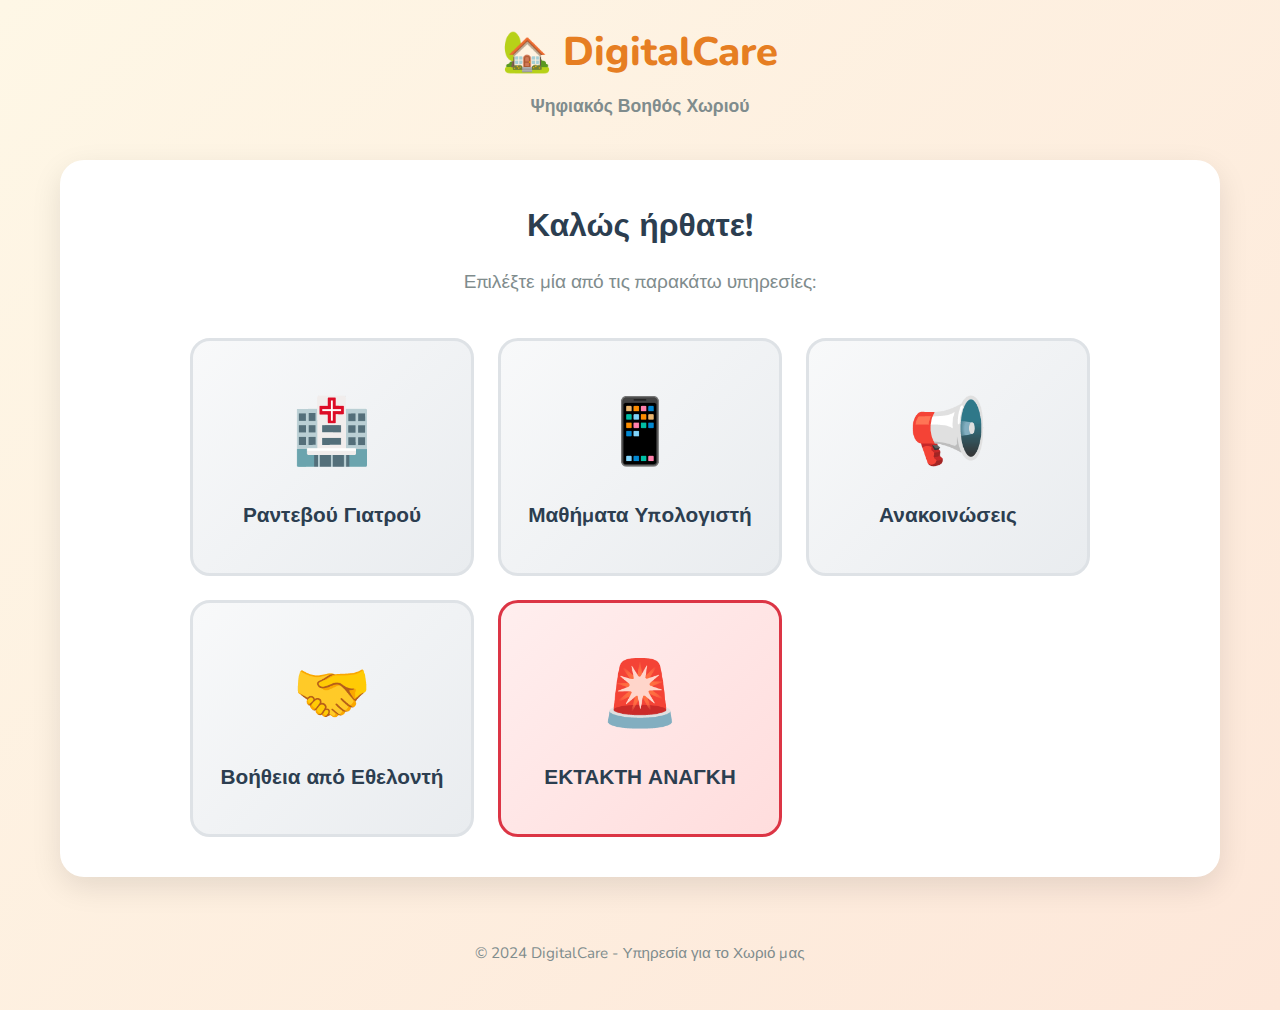
<file: public/index.html>
<!DOCTYPE html>
<html lang="el">
<head>
    <meta charset="UTF-8">
    <meta name="viewport" content="width=device-width, initial-scale=1.0">
    <title>DigitalCare - Ψηφιακός Βοηθός Χωριού</title>
    <meta name="description" content="DigitalCare - A simple digital assistant for rural villages, helping residents access essential services easily." />
    <link rel="preconnect" href="https://fonts.googleapis.com">
    <link rel="preconnect" href="https://fonts.gstatic.com" crossorigin>
    <link href="https://fonts.googleapis.com/css2?family=Nunito:wght@400;600;700;800&display=swap" rel="stylesheet">
    <link rel="stylesheet" href="styles.css">
</head>
<body>
    <div class="container">
        <header class="header">
            <h1 class="logo">🏡 DigitalCare</h1>
            <p class="subtitle">Ψηφιακός Βοηθός Χωριού</p>
        </header>

        <main class="main-content">
            <h2 class="welcome-title">Καλώς ήρθατε!</h2>
            <p class="welcome-text">Επιλέξτε μία από τις παρακάτω υπηρεσίες:</p>

            <nav class="nav-grid">
                <a href="appointments.html" class="nav-button">
                    <span class="icon">🏥</span>
                    <span class="label">Ραντεβού Γιατρού</span>
                </a>

                <a href="tutorials.html" class="nav-button">
                    <span class="icon">📱</span>
                    <span class="label">Μαθήματα Υπολογιστή</span>
                </a>

                <a href="announcements.html" class="nav-button">
                    <span class="icon">📢</span>
                    <span class="label">Ανακοινώσεις</span>
                </a>

                <a href="volunteer.html" class="nav-button">
                    <span class="icon">🤝</span>
                    <span class="label">Βοήθεια από Εθελοντή</span>
                </a>

                <a href="sos.html" class="nav-button sos">
                    <span class="icon">🚨</span>
                    <span class="label">ΕΚΤΑΚΤΗ ΑΝΑΓΚΗ</span>
                </a>
            </nav>
        </main>

        <footer class="footer">
            <p>© 2024 DigitalCare - Υπηρεσία για το Χωριό μας</p>
        </footer>
    </div>
</body>
</html>
</file>
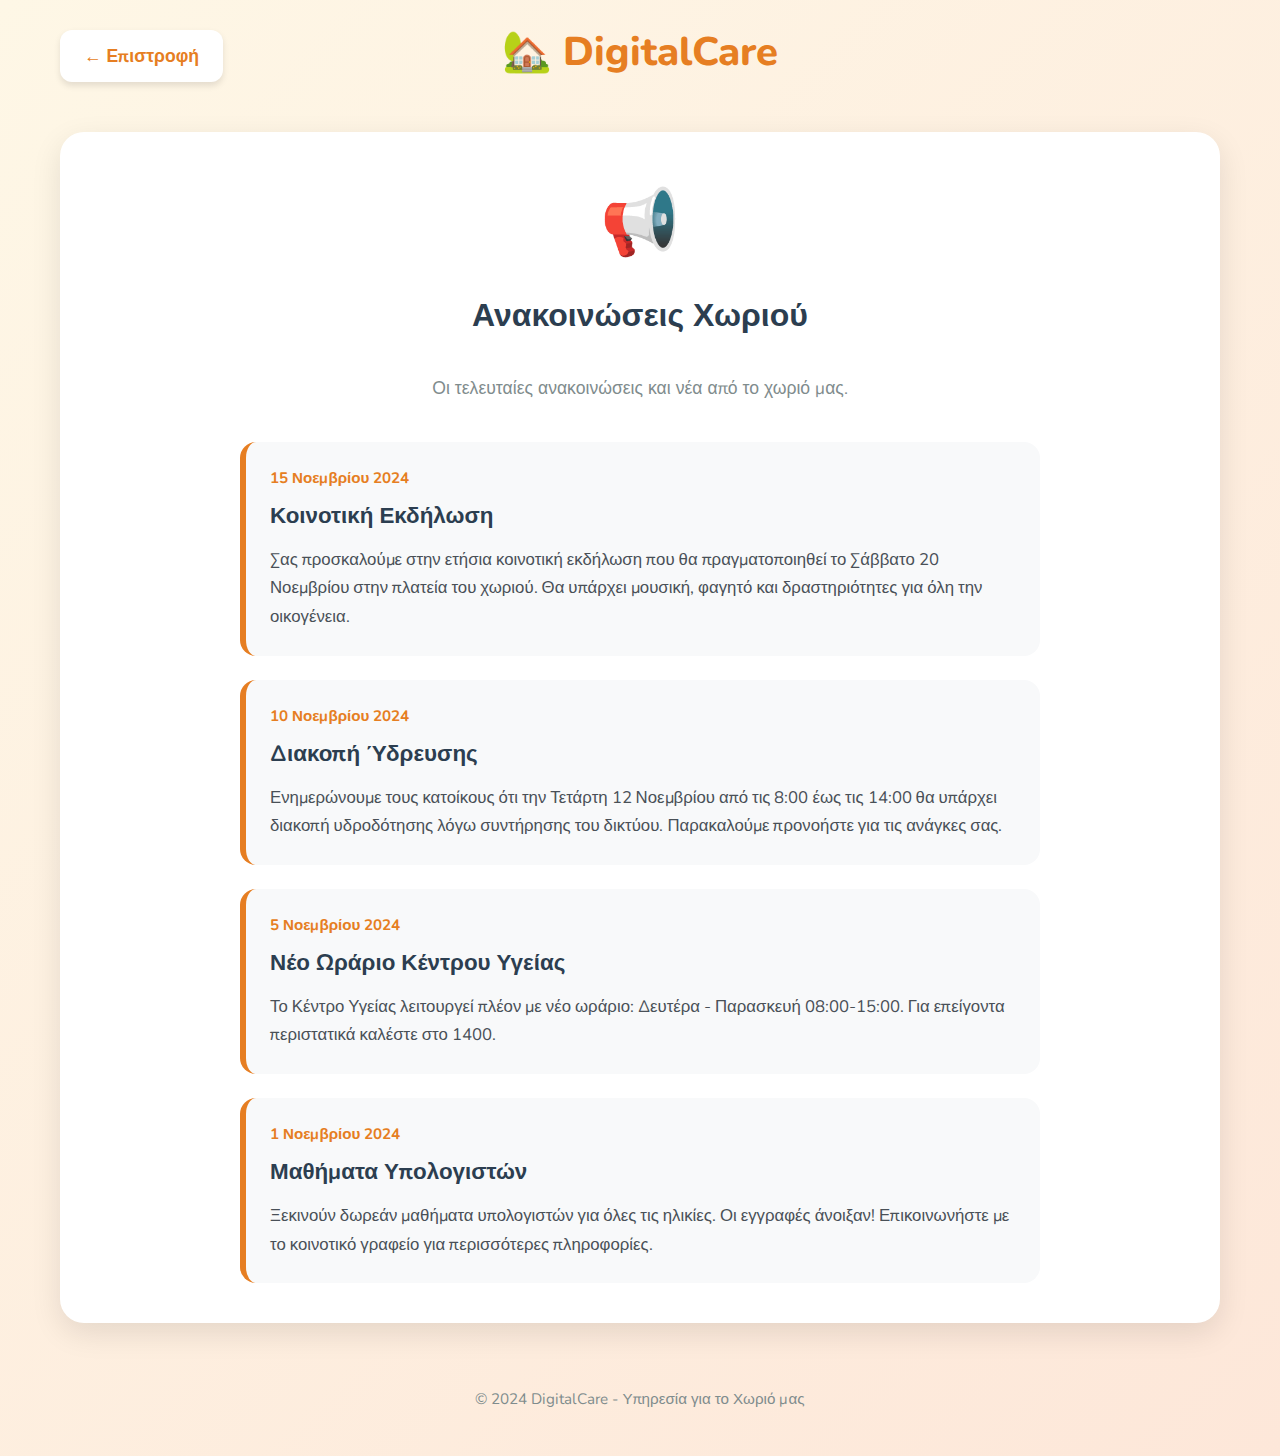
<file: public/announcements.html>
<!DOCTYPE html>
<html lang="el">
<head>
    <meta charset="UTF-8">
    <meta name="viewport" content="width=device-width, initial-scale=1.0">
    <title>Ανακοινώσεις Χωριού - DigitalCare</title>
    <link rel="preconnect" href="https://fonts.googleapis.com">
    <link rel="preconnect" href="https://fonts.gstatic.com" crossorigin>
    <link href="https://fonts.googleapis.com/css2?family=Nunito:wght@400;600;700;800&display=swap" rel="stylesheet">
    <link rel="stylesheet" href="styles.css">
</head>
<body>
    <div class="container">
        <header class="header">
            <h1 class="logo">🏡 DigitalCare</h1>
            <a href="index.html" class="back-button">← Επιστροφή</a>
        </header>

        <main class="main-content">
            <div class="page-header">
                <span class="page-icon">📢</span>
                <h2>Ανακοινώσεις Χωριού</h2>
            </div>

            <p class="page-description">Οι τελευταίες ανακοινώσεις και νέα από το χωριό μας.</p>

            <div class="announcements-list">
                <article class="announcement-card">
                    <div class="announcement-date">15 Νοεμβρίου 2024</div>
                    <h3 class="announcement-title">Κοινοτική Εκδήλωση</h3>
                    <p class="announcement-content">
                        Σας προσκαλούμε στην ετήσια κοινοτική εκδήλωση που θα πραγματοποιηθεί το Σάββατο 20 Νοεμβρίου στην πλατεία του χωριού. 
                        Θα υπάρχει μουσική, φαγητό και δραστηριότητες για όλη την οικογένεια.
                    </p>
                </article>

                <article class="announcement-card">
                    <div class="announcement-date">10 Νοεμβρίου 2024</div>
                    <h3 class="announcement-title">Διακοπή Ύδρευσης</h3>
                    <p class="announcement-content">
                        Ενημερώνουμε τους κατοίκους ότι την Τετάρτη 12 Νοεμβρίου από τις 8:00 έως τις 14:00 θα υπάρχει διακοπή υδροδότησης 
                        λόγω συντήρησης του δικτύου. Παρακαλούμε προνοήστε για τις ανάγκες σας.
                    </p>
                </article>

                <article class="announcement-card">
                    <div class="announcement-date">5 Νοεμβρίου 2024</div>
                    <h3 class="announcement-title">Νέο Ωράριο Κέντρου Υγείας</h3>
                    <p class="announcement-content">
                        Το Κέντρο Υγείας λειτουργεί πλέον με νέο ωράριο: Δευτέρα - Παρασκευή 08:00-15:00. 
                        Για επείγοντα περιστατικά καλέστε στο 1400.
                    </p>
                </article>

                <article class="announcement-card">
                    <div class="announcement-date">1 Νοεμβρίου 2024</div>
                    <h3 class="announcement-title">Μαθήματα Υπολογιστών</h3>
                    <p class="announcement-content">
                        Ξεκινούν δωρεάν μαθήματα υπολογιστών για όλες τις ηλικίες. Οι εγγραφές άνοιξαν! 
                        Επικοινωνήστε με το κοινοτικό γραφείο για περισσότερες πληροφορίες.
                    </p>
                </article>
            </div>
        </main>

        <footer class="footer">
            <p>© 2024 DigitalCare - Υπηρεσία για το Χωριό μας</p>
        </footer>
    </div>
</body>
</html>
</file>
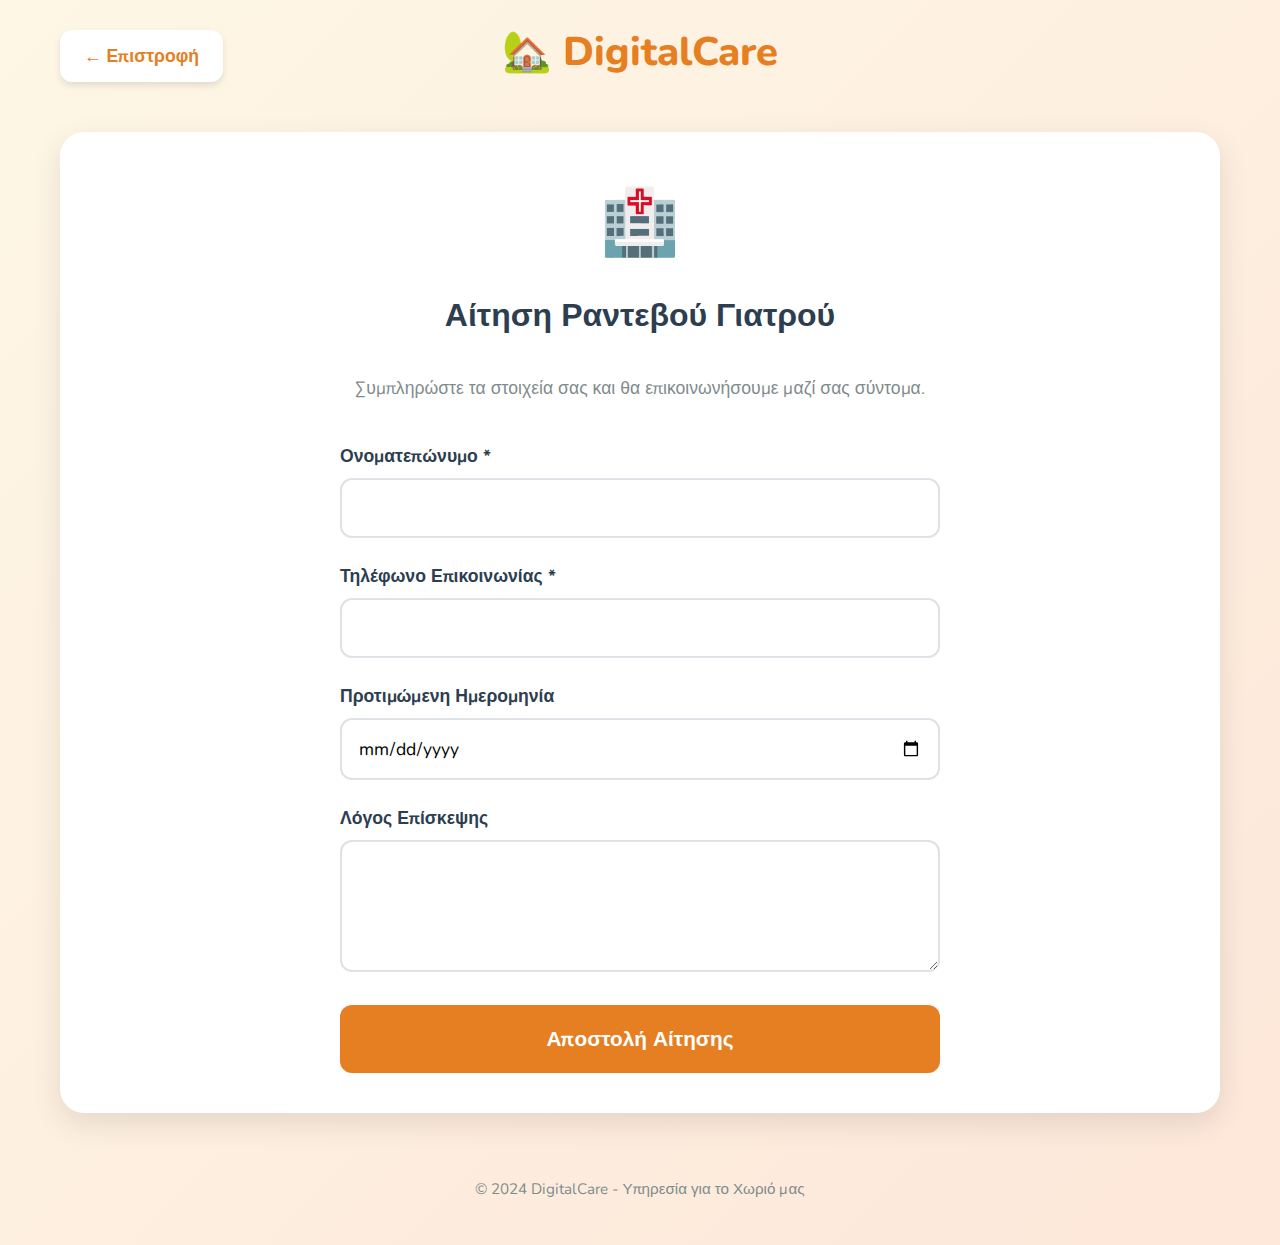
<file: public/appointments.html>
<!DOCTYPE html>
<html lang="el">
<head>
    <meta charset="UTF-8">
    <meta name="viewport" content="width=device-width, initial-scale=1.0">
    <title>Ραντεβού Γιατρού - DigitalCare</title>
    <link rel="preconnect" href="https://fonts.googleapis.com">
    <link rel="preconnect" href="https://fonts.gstatic.com" crossorigin>
    <link href="https://fonts.googleapis.com/css2?family=Nunito:wght@400;600;700;800&display=swap" rel="stylesheet">
    <link rel="stylesheet" href="styles.css">
</head>
<body>
    <div class="container">
        <header class="header">
            <h1 class="logo">🏡 DigitalCare</h1>
            <a href="index.html" class="back-button">← Επιστροφή</a>
        </header>

        <main class="main-content">
            <div class="page-header">
                <span class="page-icon">🏥</span>
                <h2>Αίτηση Ραντεβού Γιατρού</h2>
            </div>

            <p class="page-description">Συμπληρώστε τα στοιχεία σας και θα επικοινωνήσουμε μαζί σας σύντομα.</p>

            <form class="form" action="mailto:doctor@village.com" method="post" enctype="text/plain">
                <div class="form-group">
                    <label for="name">Ονοματεπώνυμο *</label>
                    <input type="text" id="name" name="name" required>
                </div>

                <div class="form-group">
                    <label for="phone">Τηλέφωνο Επικοινωνίας *</label>
                    <input type="tel" id="phone" name="phone" required>
                </div>

                <div class="form-group">
                    <label for="date">Προτιμώμενη Ημερομηνία</label>
                    <input type="date" id="date" name="date">
                </div>

                <div class="form-group">
                    <label for="reason">Λόγος Επίσκεψης</label>
                    <textarea id="reason" name="reason" rows="4"></textarea>
                </div>

                <button type="submit" class="submit-button">Αποστολή Αίτησης</button>
            </form>
        </main>

        <footer class="footer">
            <p>© 2024 DigitalCare - Υπηρεσία για το Χωριό μας</p>
        </footer>
    </div>
</body>
</html>
</file>
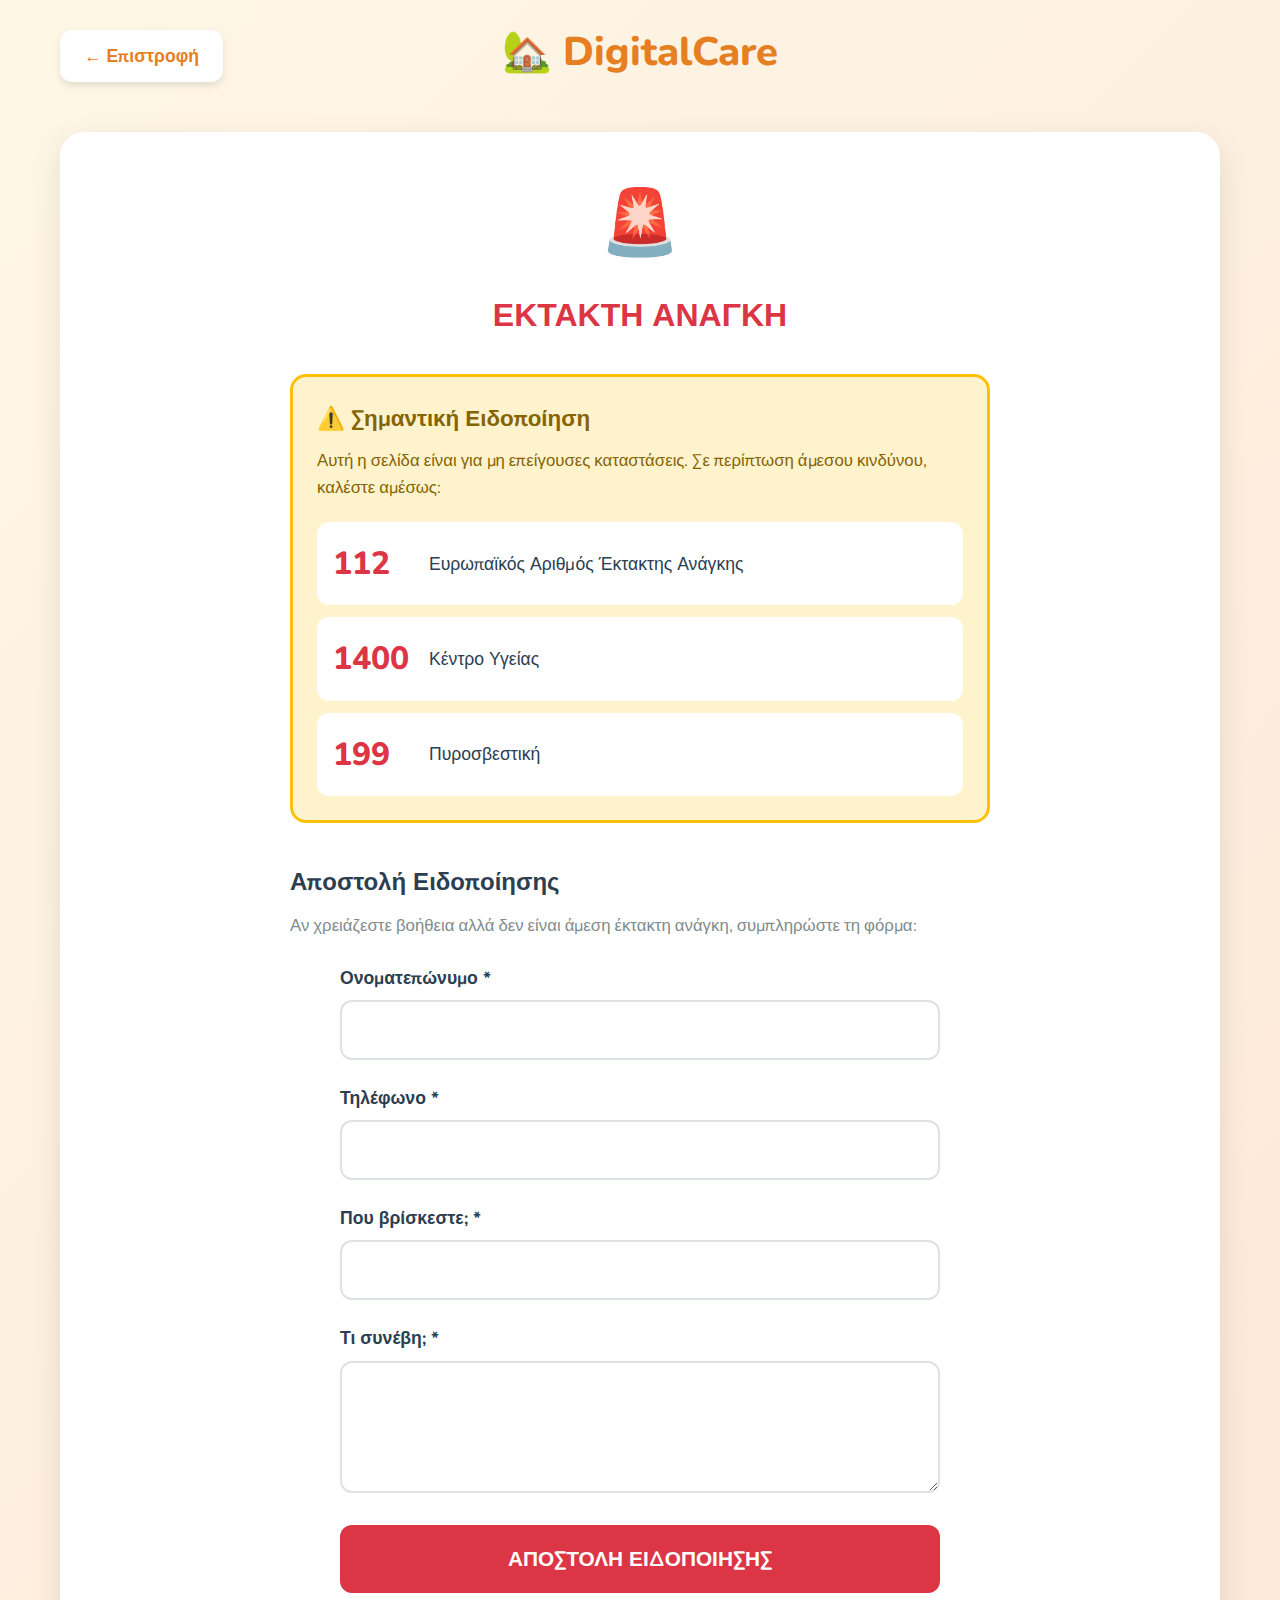
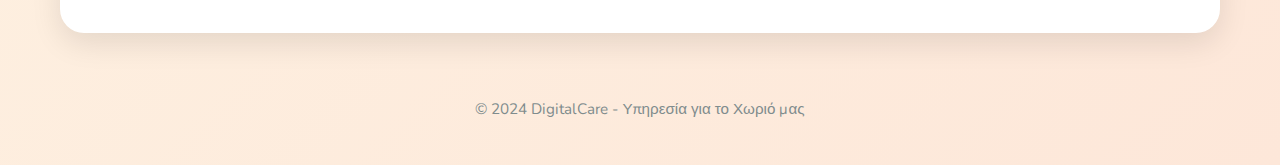
<file: public/sos.html>
<!DOCTYPE html>
<html lang="el">
<head>
    <meta charset="UTF-8">
    <meta name="viewport" content="width=device-width, initial-scale=1.0">
    <title>Έκτακτη Ανάγκη - DigitalCare</title>
    <link rel="preconnect" href="https://fonts.googleapis.com">
    <link rel="preconnect" href="https://fonts.gstatic.com" crossorigin>
    <link href="https://fonts.googleapis.com/css2?family=Nunito:wght@400;600;700;800&display=swap" rel="stylesheet">
    <link rel="stylesheet" href="styles.css">
</head>
<body>
    <div class="container">
        <header class="header">
            <h1 class="logo">🏡 DigitalCare</h1>
            <a href="index.html" class="back-button">← Επιστροφή</a>
        </header>

        <main class="main-content">
            <div class="page-header sos-header">
                <span class="page-icon">🚨</span>
                <h2>ΕΚΤΑΚΤΗ ΑΝΑΓΚΗ</h2>
            </div>

            <div class="sos-content">
                <div class="alert-box">
                    <h3>⚠️ Σημαντική Ειδοποίηση</h3>
                    <p>Αυτή η σελίδα είναι για μη επείγουσες καταστάσεις. Σε περίπτωση άμεσου κινδύνου, καλέστε αμέσως:</p>
                    <div class="emergency-numbers">
                        <div class="emergency-item">
                            <strong>112</strong>
                            <span>Ευρωπαϊκός Αριθμός Έκτακτης Ανάγκης</span>
                        </div>
                        <div class="emergency-item">
                            <strong>1400</strong>
                            <span>Κέντρο Υγείας</span>
                        </div>
                        <div class="emergency-item">
                            <strong>199</strong>
                            <span>Πυροσβεστική</span>
                        </div>
                    </div>
                </div>

                <div class="sos-form-section">
                    <h3>Αποστολή Ειδοποίησης</h3>
                    <p>Αν χρειάζεστε βοήθεια αλλά δεν είναι άμεση έκτακτη ανάγκη, συμπληρώστε τη φόρμα:</p>

                    <form class="form" action="mailto:emergency@village.com" method="post" enctype="text/plain">
                        <div class="form-group">
                            <label for="name">Ονοματεπώνυμο *</label>
                            <input type="text" id="name" name="name" required>
                        </div>

                        <div class="form-group">
                            <label for="phone">Τηλέφωνο *</label>
                            <input type="tel" id="phone" name="phone" required>
                        </div>

                        <div class="form-group">
                            <label for="location">Που βρίσκεστε; *</label>
                            <input type="text" id="location" name="location" required>
                        </div>

                        <div class="form-group">
                            <label for="situation">Τι συνέβη; *</label>
                            <textarea id="situation" name="situation" rows="4" required></textarea>
                        </div>

                        <button type="submit" class="submit-button sos-button">ΑΠΟΣΤΟΛΗ ΕΙΔΟΠΟΙΗΣΗΣ</button>
                    </form>
                </div>
            </div>
        </main>

        <footer class="footer">
            <p>© 2024 DigitalCare - Υπηρεσία για το Χωριό μας</p>
        </footer>
    </div>
</body>
</html>
</file>
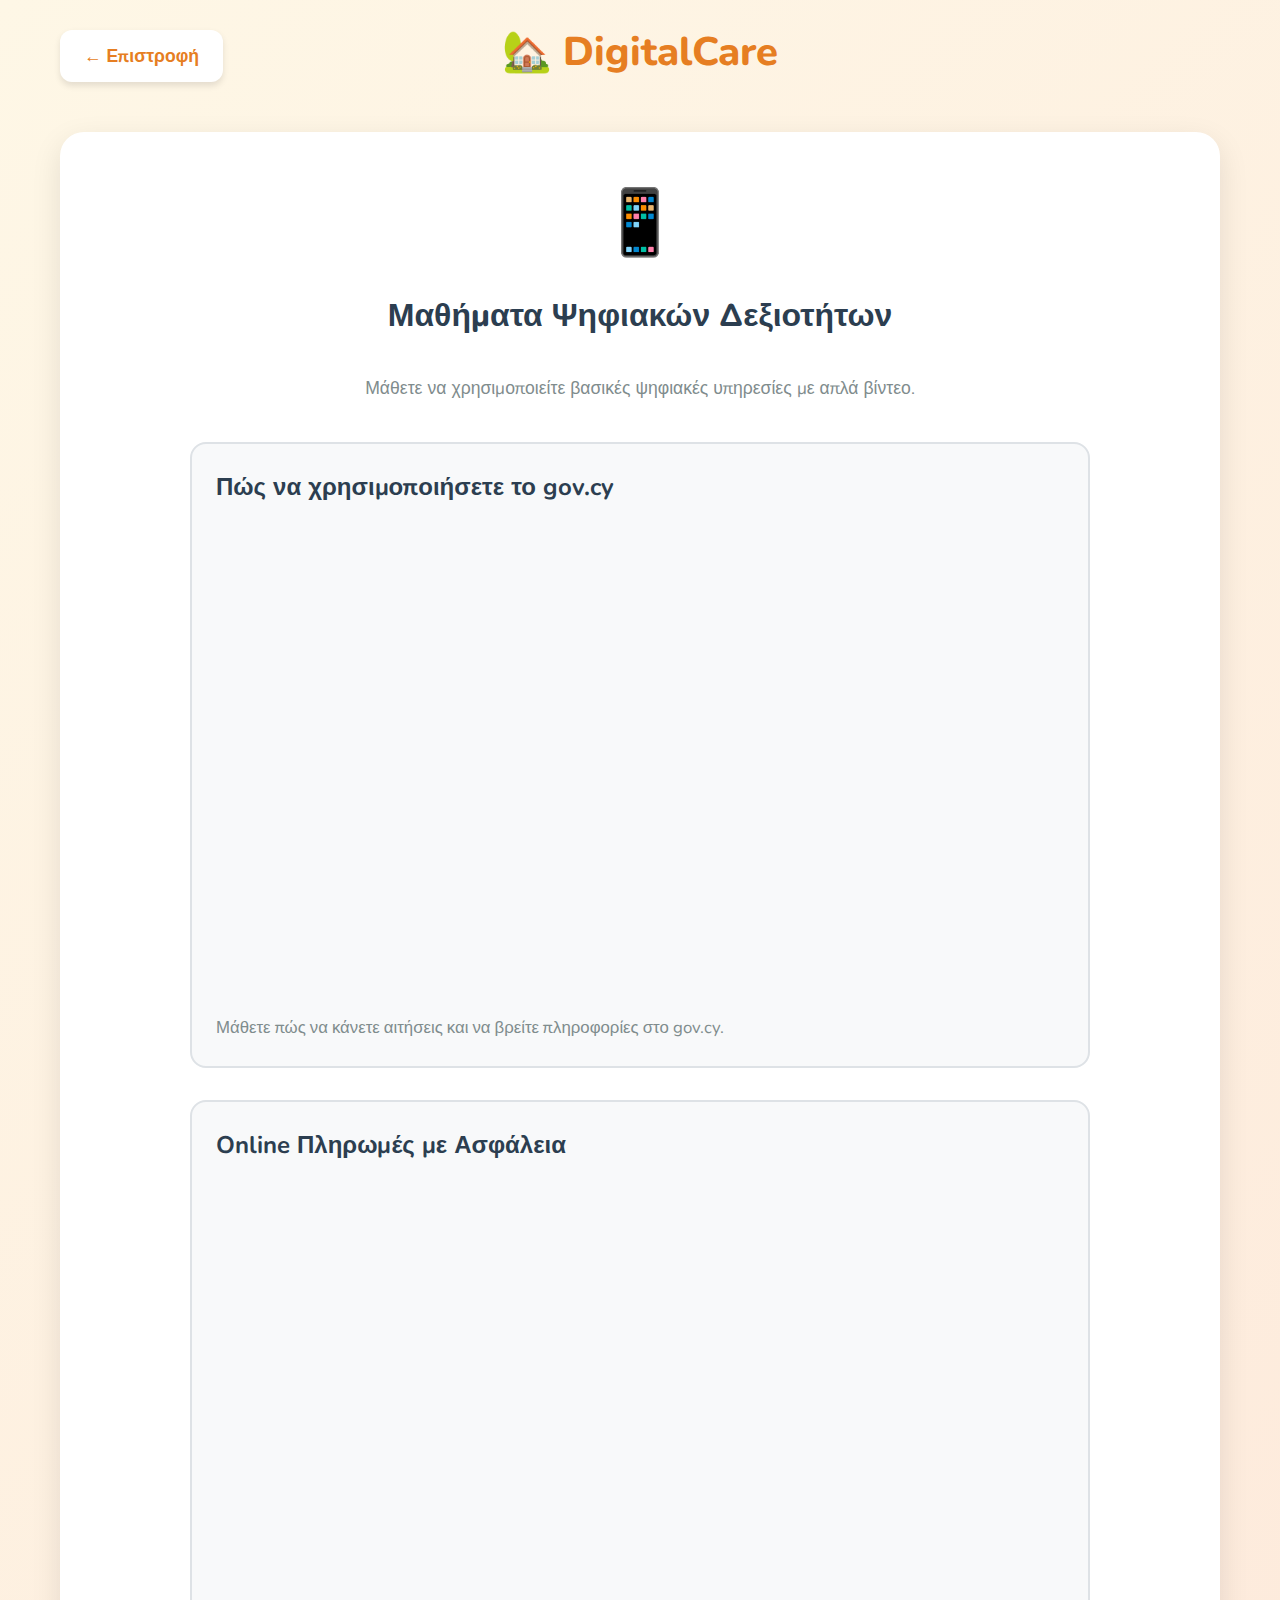
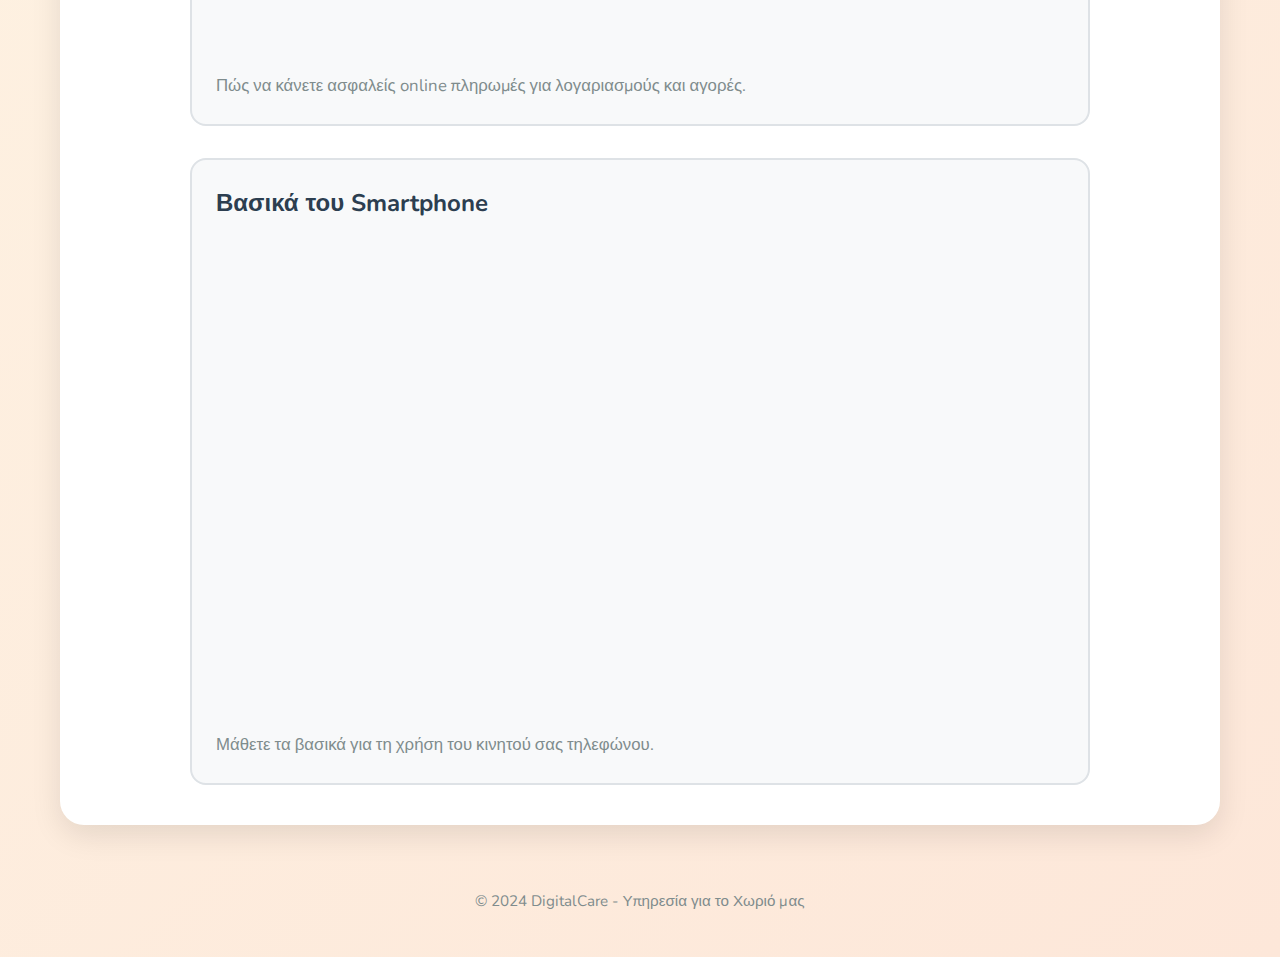
<file: public/tutorials.html>
<!DOCTYPE html>
<html lang="el">
<head>
    <meta charset="UTF-8">
    <meta name="viewport" content="width=device-width, initial-scale=1.0">
    <title>Μαθήματα Υπολογιστή - DigitalCare</title>
    <link rel="preconnect" href="https://fonts.googleapis.com">
    <link rel="preconnect" href="https://fonts.gstatic.com" crossorigin>
    <link href="https://fonts.googleapis.com/css2?family=Nunito:wght@400;600;700;800&display=swap" rel="stylesheet">
    <link rel="stylesheet" href="styles.css">
</head>
<body>
    <div class="container">
        <header class="header">
            <h1 class="logo">🏡 DigitalCare</h1>
            <a href="index.html" class="back-button">← Επιστροφή</a>
        </header>

        <main class="main-content">
            <div class="page-header">
                <span class="page-icon">📱</span>
                <h2>Μαθήματα Ψηφιακών Δεξιοτήτων</h2>
            </div>

            <p class="page-description">Μάθετε να χρησιμοποιείτε βασικές ψηφιακές υπηρεσίες με απλά βίντεο.</p>

            <div class="tutorials-grid">
                <div class="tutorial-card">
                    <h3>Πώς να χρησιμοποιήσετε το gov.cy</h3>
                    <div class="video-wrapper">
                        <iframe 
                            src="https://www.youtube.com/embed/dQw4w9WgXcQ" 
                            title="Gov.cy Tutorial" 
                            frameborder="0" 
                            allow="accelerometer; autoplay; clipboard-write; encrypted-media; gyroscope; picture-in-picture" 
                            allowfullscreen>
                        </iframe>
                    </div>
                    <p class="tutorial-description">Μάθετε πώς να κάνετε αιτήσεις και να βρείτε πληροφορίες στο gov.cy.</p>
                </div>

                <div class="tutorial-card">
                    <h3>Online Πληρωμές με Ασφάλεια</h3>
                    <div class="video-wrapper">
                        <iframe 
                            src="https://www.youtube.com/embed/dQw4w9WgXcQ" 
                            title="Online Payments Tutorial" 
                            frameborder="0" 
                            allow="accelerometer; autoplay; clipboard-write; encrypted-media; gyroscope; picture-in-picture" 
                            allowfullscreen>
                        </iframe>
                    </div>
                    <p class="tutorial-description">Πώς να κάνετε ασφαλείς online πληρωμές για λογαριασμούς και αγορές.</p>
                </div>

                <div class="tutorial-card">
                    <h3>Βασικά του Smartphone</h3>
                    <div class="video-wrapper">
                        <iframe 
                            src="https://www.youtube.com/embed/dQw4w9WgXcQ" 
                            title="Smartphone Basics Tutorial" 
                            frameborder="0" 
                            allow="accelerometer; autoplay; clipboard-write; encrypted-media; gyroscope; picture-in-picture" 
                            allowfullscreen>
                        </iframe>
                    </div>
                    <p class="tutorial-description">Μάθετε τα βασικά για τη χρήση του κινητού σας τηλεφώνου.</p>
                </div>
            </div>
        </main>

        <footer class="footer">
            <p>© 2024 DigitalCare - Υπηρεσία για το Χωριό μας</p>
        </footer>
    </div>
</body>
</html>
</file>
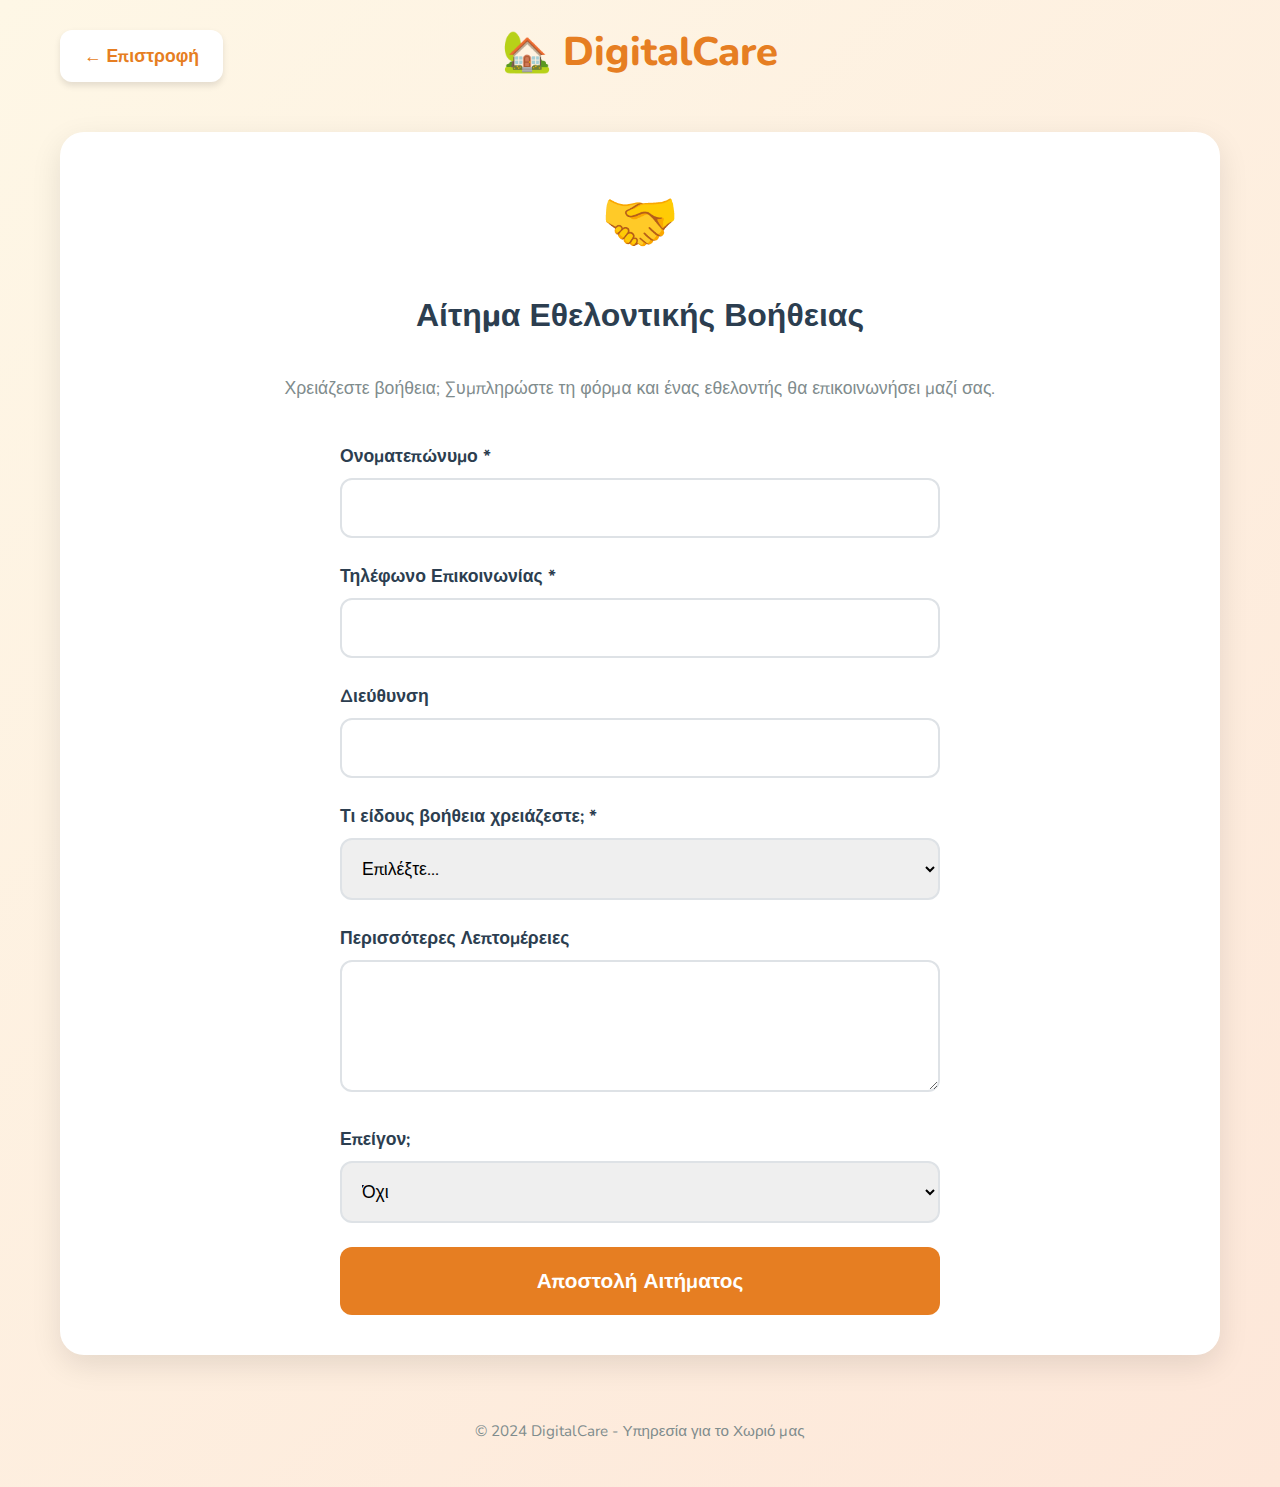
<file: public/volunteer.html>
<!DOCTYPE html>
<html lang="el">
<head>
    <meta charset="UTF-8">
    <meta name="viewport" content="width=device-width, initial-scale=1.0">
    <title>Βοήθεια από Εθελοντή - DigitalCare</title>
    <link rel="preconnect" href="https://fonts.googleapis.com">
    <link rel="preconnect" href="https://fonts.gstatic.com" crossorigin>
    <link href="https://fonts.googleapis.com/css2?family=Nunito:wght@400;600;700;800&display=swap" rel="stylesheet">
    <link rel="stylesheet" href="styles.css">
</head>
<body>
    <div class="container">
        <header class="header">
            <h1 class="logo">🏡 DigitalCare</h1>
            <a href="index.html" class="back-button">← Επιστροφή</a>
        </header>

        <main class="main-content">
            <div class="page-header">
                <span class="page-icon">🤝</span>
                <h2>Αίτημα Εθελοντικής Βοήθειας</h2>
            </div>

            <p class="page-description">Χρειάζεστε βοήθεια; Συμπληρώστε τη φόρμα και ένας εθελοντής θα επικοινωνήσει μαζί σας.</p>

            <form class="form" action="mailto:volunteer@village.com" method="post" enctype="text/plain">
                <div class="form-group">
                    <label for="name">Ονοματεπώνυμο *</label>
                    <input type="text" id="name" name="name" required>
                </div>

                <div class="form-group">
                    <label for="phone">Τηλέφωνο Επικοινωνίας *</label>
                    <input type="tel" id="phone" name="phone" required>
                </div>

                <div class="form-group">
                    <label for="address">Διεύθυνση</label>
                    <input type="text" id="address" name="address">
                </div>

                <div class="form-group">
                    <label for="help-type">Τι είδους βοήθεια χρειάζεστε; *</label>
                    <select id="help-type" name="help-type" required>
                        <option value="">Επιλέξτε...</option>
                        <option value="shopping">Ψώνια</option>
                        <option value="transport">Μεταφορά</option>
                        <option value="pharmacy">Φαρμακείο</option>
                        <option value="tech">Τεχνική Υποστήριξη</option>
                        <option value="other">Άλλο</option>
                    </select>
                </div>

                <div class="form-group">
                    <label for="details">Περισσότερες Λεπτομέρειες</label>
                    <textarea id="details" name="details" rows="4"></textarea>
                </div>

                <div class="form-group">
                    <label for="urgency">Επείγον;</label>
                    <select id="urgency" name="urgency">
                        <option value="normal">Όχι</option>
                        <option value="urgent">Ναι</option>
                    </select>
                </div>

                <button type="submit" class="submit-button">Αποστολή Αιτήματος</button>
            </form>
        </main>

        <footer class="footer">
            <p>© 2024 DigitalCare - Υπηρεσία για το Χωριό μας</p>
        </footer>
    </div>
</body>
</html>
</file>
<file: public/styles.css>
/* Reset and Base Styles */
* {
    margin: 0;
    padding: 0;
    box-sizing: border-box;
}

body {
    font-family: 'Nunito', -apple-system, BlinkMacSystemFont, 'Segoe UI', sans-serif;
    background: linear-gradient(135deg, #fef7e6 0%, #fde7d9 100%);
    min-height: 100vh;
    color: #2c3e50;
    line-height: 1.6;
}

/* Container */
.container {
    max-width: 1200px;
    margin: 0 auto;
    padding: 20px;
    min-height: 100vh;
    display: flex;
    flex-direction: column;
}

/* Header */
.header {
    text-align: center;
    margin-bottom: 40px;
    position: relative;
}

.logo {
    font-size: 2.5rem;
    font-weight: 800;
    color: #e67e22;
    margin-bottom: 8px;
}

.subtitle {
    font-size: 1.1rem;
    color: #7f8c8d;
    font-weight: 600;
}

.back-button {
    position: absolute;
    left: 0;
    top: 50%;
    transform: translateY(-50%);
    background: white;
    color: #e67e22;
    padding: 12px 24px;
    border-radius: 12px;
    text-decoration: none;
    font-weight: 700;
    font-size: 1.1rem;
    box-shadow: 0 4px 6px rgba(0, 0, 0, 0.1);
    transition: all 0.3s ease;
}

.back-button:hover {
    background: #e67e22;
    color: white;
    transform: translateY(-50%) scale(1.05);
}

/* Main Content */
.main-content {
    flex: 1;
    background: white;
    border-radius: 24px;
    padding: 40px;
    box-shadow: 0 10px 30px rgba(0, 0, 0, 0.1);
}

.welcome-title {
    font-size: 2rem;
    color: #2c3e50;
    text-align: center;
    margin-bottom: 16px;
    font-weight: 800;
}

.welcome-text {
    font-size: 1.2rem;
    color: #7f8c8d;
    text-align: center;
    margin-bottom: 40px;
}

/* Navigation Grid */
.nav-grid {
    display: grid;
    grid-template-columns: repeat(auto-fit, minmax(280px, 1fr));
    gap: 24px;
    max-width: 900px;
    margin: 0 auto;
}

.nav-button {
    background: linear-gradient(135deg, #f8f9fa 0%, #e9ecef 100%);
    border: 3px solid #dee2e6;
    border-radius: 20px;
    padding: 40px 20px;
    text-align: center;
    text-decoration: none;
    color: #2c3e50;
    display: flex;
    flex-direction: column;
    align-items: center;
    gap: 16px;
    transition: all 0.3s ease;
    cursor: pointer;
    min-height: 180px;
}

.nav-button:hover {
    transform: translateY(-8px);
    box-shadow: 0 12px 24px rgba(0, 0, 0, 0.15);
    border-color: #e67e22;
}

.nav-button.sos {
    background: linear-gradient(135deg, #fee 0%, #fdd 100%);
    border-color: #dc3545;
}

.nav-button.sos:hover {
    border-color: #c82333;
}

.nav-button .icon {
    font-size: 4rem;
}

.nav-button .label {
    font-size: 1.3rem;
    font-weight: 700;
}

/* Page Header */
.page-header {
    text-align: center;
    margin-bottom: 32px;
}

.page-header.sos-header h2 {
    color: #dc3545;
}

.page-icon {
    font-size: 4rem;
    display: block;
    margin-bottom: 16px;
}

.page-header h2 {
    font-size: 2rem;
    color: #2c3e50;
    font-weight: 800;
}

.page-description {
    font-size: 1.1rem;
    color: #7f8c8d;
    text-align: center;
    margin-bottom: 40px;
}

/* Forms */
.form {
    max-width: 600px;
    margin: 0 auto;
}

.form-group {
    margin-bottom: 24px;
}

.form-group label {
    display: block;
    font-size: 1.1rem;
    font-weight: 700;
    color: #2c3e50;
    margin-bottom: 8px;
}

.form-group input,
.form-group textarea,
.form-group select {
    width: 100%;
    padding: 16px;
    font-size: 1.1rem;
    border: 2px solid #dee2e6;
    border-radius: 12px;
    font-family: 'Nunito', sans-serif;
    transition: border-color 0.3s ease;
}

.form-group input:focus,
.form-group textarea:focus,
.form-group select:focus {
    outline: none;
    border-color: #e67e22;
}

.submit-button {
    width: 100%;
    padding: 20px;
    font-size: 1.3rem;
    font-weight: 700;
    background: #e67e22;
    color: white;
    border: none;
    border-radius: 12px;
    cursor: pointer;
    transition: all 0.3s ease;
    font-family: 'Nunito', sans-serif;
}

.submit-button:hover {
    background: #d35400;
    transform: translateY(-2px);
    box-shadow: 0 6px 12px rgba(230, 126, 34, 0.3);
}

.submit-button.sos-button {
    background: #dc3545;
}

.submit-button.sos-button:hover {
    background: #c82333;
}

/* Tutorials */
.tutorials-grid {
    display: grid;
    gap: 32px;
    max-width: 900px;
    margin: 0 auto;
}

.tutorial-card {
    background: #f8f9fa;
    border-radius: 16px;
    padding: 24px;
    border: 2px solid #dee2e6;
}

.tutorial-card h3 {
    font-size: 1.5rem;
    color: #2c3e50;
    margin-bottom: 16px;
    font-weight: 700;
}

.video-wrapper {
    position: relative;
    padding-bottom: 56.25%;
    height: 0;
    overflow: hidden;
    border-radius: 12px;
    margin-bottom: 16px;
}

.video-wrapper iframe {
    position: absolute;
    top: 0;
    left: 0;
    width: 100%;
    height: 100%;
}

.tutorial-description {
    font-size: 1.05rem;
    color: #7f8c8d;
}

/* Announcements */
.announcements-list {
    max-width: 800px;
    margin: 0 auto;
    display: flex;
    flex-direction: column;
    gap: 24px;
}

.announcement-card {
    background: #f8f9fa;
    border-radius: 16px;
    padding: 24px;
    border-left: 6px solid #e67e22;
}

.announcement-date {
    font-size: 0.95rem;
    color: #e67e22;
    font-weight: 700;
    margin-bottom: 8px;
}

.announcement-title {
    font-size: 1.4rem;
    color: #2c3e50;
    margin-bottom: 12px;
    font-weight: 700;
}

.announcement-content {
    font-size: 1.05rem;
    color: #495057;
    line-height: 1.7;
}

/* SOS Specific */
.sos-content {
    max-width: 700px;
    margin: 0 auto;
}

.alert-box {
    background: #fff3cd;
    border: 3px solid #ffc107;
    border-radius: 16px;
    padding: 24px;
    margin-bottom: 40px;
}

.alert-box h3 {
    font-size: 1.4rem;
    color: #856404;
    margin-bottom: 12px;
    font-weight: 700;
}

.alert-box p {
    font-size: 1.05rem;
    color: #856404;
    margin-bottom: 20px;
}

.emergency-numbers {
    display: grid;
    gap: 12px;
}

.emergency-item {
    background: white;
    padding: 16px;
    border-radius: 12px;
    display: flex;
    align-items: center;
    gap: 16px;
}

.emergency-item strong {
    font-size: 2rem;
    color: #dc3545;
    font-weight: 800;
    min-width: 80px;
}

.emergency-item span {
    font-size: 1.1rem;
    color: #2c3e50;
}

.sos-form-section h3 {
    font-size: 1.5rem;
    color: #2c3e50;
    margin-bottom: 12px;
    font-weight: 700;
}

.sos-form-section > p {
    font-size: 1.05rem;
    color: #7f8c8d;
    margin-bottom: 24px;
}

/* Footer */
.footer {
    text-align: center;
    padding: 24px;
    color: #7f8c8d;
    font-size: 0.95rem;
    margin-top: 40px;
}

/* Responsive */
@media (max-width: 768px) {
    .container {
        padding: 16px;
    }
    
    .logo {
        font-size: 2rem;
    }
    
    .back-button {
        position: static;
        display: inline-block;
        transform: none;
        margin-bottom: 20px;
    }
    
    .main-content {
        padding: 24px;
    }
    
    .nav-grid {
        grid-template-columns: 1fr;
    }
    
    .welcome-title {
        font-size: 1.6rem;
    }
    
    .page-header h2 {
        font-size: 1.6rem;
    }
}
</file>
